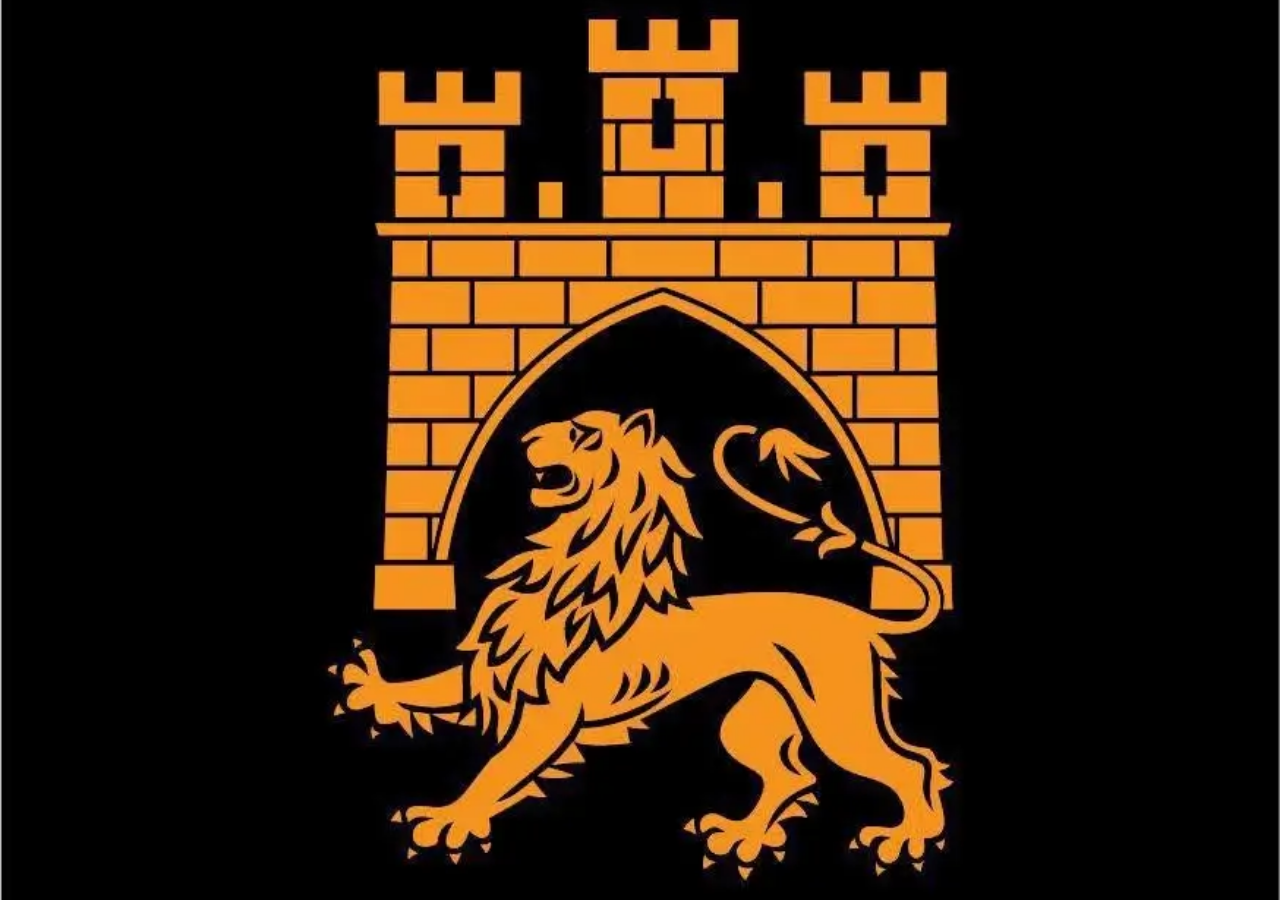
<file: index.html>
<!doctype html>
<html lang="uk">
<head>
  <meta charset="utf-8" />
  <meta name="viewport" content="width=device-width,initial-scale=1" />
  <title>Довідник БК</title>
  <link rel="stylesheet" href="style.css" />

  <style>
    /* FULLSCREEN SPLASH */
    #splash {
      position: fixed;
      inset: 0;
      background: #000;
      background-image: url("logo.webp");
      background-repeat: no-repeat;
      background-position: center;
      background-size: cover;
      z-index: 9999;
      opacity: 1;
      transition: opacity .6s ease;
    }

    #splash.hidden {
      opacity: 0;
      pointer-events: none;
    }
  </style>
</head>

<body class="page-root">

  <!-- SPLASH -->
  <div id="splash"></div>

  <header class="topbar">
    <h1 class="logo">Довідник БК</h1>
  </header>

  <main class="center">
    <p class="lead">Оберіть категорію:</p>

    <div class="grid-3">
      <a class="card big" href="rozvidka.html">
        <h2>Mavic/Autel</h2>
        <p class="muted">скиди</p>
      </a>

      <a class="card big" href="bombers.html">
        <h2>Бомбери</h2>
        <p class="muted">скиди</p>
      </a>

      <a class="card big" href="fpv.html">
        <h2>FPV</h2>
        <p class="muted">радіо/опта</p>
      </a>
    </div>
  </main>

  <footer class="footer">
    <small>Власність 125 ОВМБр</small>
  </footer>

  <script>
    document.addEventListener("DOMContentLoaded", () => {
      const splash = document.getElementById("splash");

      /*
       * Показуємо splash лише якщо:
       * - НЕ існує ключ "splashShown"
       * (навігація між сторінками splash НЕ запускає)
       */
      const alreadyShown = localStorage.getItem("splashShown") === "1";

      if (alreadyShown) {
        // миттєво прибрати splash без видимого миготіння
        splash.remove();
        return;
      }

      // показуємо splash тільки при першому відкритті
      setTimeout(() => {
        splash.classList.add("hidden");

        // даємо анімації завершитись
        setTimeout(() => {
          splash.remove();
        }, 600);

        // важливо: встановлюємо ключ ДО завершення анімації,
        // щоб при поверненні з інших сторінок не було заставки.
        localStorage.setItem("splashShown", "1");
      }, 1500);
    });
  </script>

</body>
</html>
</file>
<file: style.css>
/* ========================================= */
/*            THEME VARIABLES                */
/* ========================================= */
:root{
  --bg: #000000;            /* чорний фон */
  --bg-dark: #0b0b0b;
  --accent: #fd8906;        /* помаранчевий */
  --accent-soft: #ff9f33;
  --muted: #bbbbbb;         /* сірий текст */
  --yellow: #dfb700;
  --blue: #00498f;

  --card: #111111;          /* картки темні */
  --radius: 12px;
  --gap: 18px;

  font-family: Inter, "Segoe UI", Roboto, Arial, sans-serif;
}

*{ box-sizing:border-box; }

body{
  margin:0;
  background:var(--bg);
  color:#ffffff;
  line-height:1.45;
  -webkit-font-smoothing:antialiased;
}

/* ========================================= */
/*                SPLASH SCREEN              */
/* ========================================= */

#splash {
  position: fixed;
  inset: 0;
  z-index: 9999;
  background: #000 url("logo.webp") center center no-repeat;
  background-size: cover;     /* повне покриття */
  opacity: 1;
  transition: opacity 0.6s ease;
}

#splash.hidden {
  opacity: 0;
  pointer-events: none;
}

/* ========================================= */
/*                  TOPBAR                   */
/* ========================================= */
.topbar{
  display:flex;
  align-items:center;
  justify-content:space-between;
  padding:18px 24px;
  border-bottom:1px solid #222;
  background:#000;
}

.logo{
  margin:0;
  font-size:22px;
  font-weight:700;
  color:var(--accent);
  letter-spacing:0.5px;
}

/* ========================================= */
/*                MAIN LAYOUT                */
/* ========================================= */
.center{
  max-width:1000px;
  margin:40px auto;
  padding:0 20px;
  text-align:center;
}

.lead{
  color:var(--muted);
}

.grid-3{
  display:grid;
  grid-template-columns:repeat(auto-fit,minmax(220px,1fr));
  gap:20px;
  margin-top:24px;
}

/* CATEGORY CARDS */
.card{
  display:block;
  padding:24px;
  border-radius:var(--radius);
  background:var(--card);
  text-decoration:none;
  color:#fff;
  border:1px solid #222;
  transition:.18s;
}
.card:hover{
  transform:translateY(-6px);
  border-color:var(--accent);
  box-shadow:0 6px 22px rgba(253,137,6,0.25);
}

.card.big h2{
  margin:0 0 6px;
  font-size:20px;
  color:var(--accent);
}

.muted{
  color:var(--muted);
  font-size:13px;
}

/* ========================================= */
/*             CATEGORY PAGE LAYOUT          */
/* ========================================= */
.container{
  display:flex;
  gap:var(--gap);
  max-width:1200px;
  margin:26px auto;
  padding:0 20px;
}

.sidebar{
  width:260px;
}

.content{
  flex:1;
}

/* FILTER PANEL */
.panel{
  background:#111;
  border-radius:var(--radius);
  padding:16px;
  border:1px solid #222;
  box-shadow:0 2px 8px rgba(0,0,0,0.4);
}

.filters label{
  display:block;
  margin:6px 0;
  cursor:pointer;
}

/* BUTTONS */
.btn{
  background:var(--accent);
  border:0;
  padding:10px 14px;
  border-radius:8px;
  cursor:pointer;
  color:#000;
  font-weight:700;
  letter-spacing:0.3px;
}
.btn:hover{
  background:var(--accent-soft);
}
.btn.small{
  padding:6px 8px;
  font-size:13px;
}

/* ========================================= */
/*               GALLERY CARDS               */
/* ========================================= */
.gallery{
  display:grid;
  grid-template-columns:repeat(auto-fill,minmax(220px,1fr));
  gap:16px;
}

.card-item{
  background:#111;
  border-radius:var(--radius);
  padding:14px;
  border:1px solid #222;
  cursor:pointer;
  display:flex;
  flex-direction:column;
  gap:8px;
  transition:.15s;
}
.card-item:hover{
  border-color:var(--accent);
  box-shadow:0 4px 16px rgba(253,137,6,0.25);
}

.card-item h3{
  margin:0;
  font-size:16px;
  color:var(--accent);
}
.card-item p.type{
  margin:0;
  color:var(--muted);
  font-size:13px;
}
/*
.card-item h3 .count {
  color: #ffffff; 
}
*/
.card-item h3 span.count {
  color: #ffffff;
}


/* ========================================= */
/*             FULLSCREEN MODAL              */
/* ========================================= */
.overlay{
  position:fixed;
  inset:0;
  background:rgba(0,0,0,0.75);
  display:flex;
  align-items:center;
  justify-content:center;
  z-index:180;
}

.hidden{
  display:none;
}

.modal{
  position:fixed;
  inset:0;
  background:var(--bg-dark);
  color:#fff;
  width:100%;
  height:100%;
  overflow-y:auto;
  padding:20px;
  display:flex;
  flex-direction:column;
}

.modal-close{
  position:fixed;
  right:18px;
  top:18px;
  border:0;
  background:rgba(253,137,6,0.25);
  backdrop-filter:blur(4px);
  color:#fff;
  font-size:36px;
  border-radius:10px;
  padding:6px 12px;
  cursor:pointer;
  z-index:200;
}
.modal-close:hover{
  background:rgba(253,137,6,0.5);
}

/* MODAL CONTENT */
.modal-body{
  display:flex;
  flex-direction:column;
  gap:20px;
  margin-top:60px;
}

/* LEFT SIDE */
.modal-left{
  width:100%;
}

.carousel{
  position:relative;
  background:#0f0f0f;
  border-radius:12px;
  padding:10px;
  min-height:260px;
  display:flex;
  align-items:center;
  justify-content:center;
}

/* MEDIA */
.carousel img,
.carousel video{
  max-width:100%;
  max-height:70vh;
  object-fit:contain;
  display:block;
  border-radius:10px;
}

/* ARROWS */
.carousel-btn{
  position:absolute;
  top:50%;
  transform:translateY(-50%);
  border:0;
  background:rgba(253,137,6,0.35);
  color:#fff;
  font-size:26px;
  cursor:pointer;
  padding:8px 12px;
  border-radius:10px;
  z-index:20;
}
.carousel-btn:hover{
  background:rgba(253,137,6,0.55);
}

#prevImg{left:8px}
#nextImg{right:8px}

#imgCount{
  text-align:center;
  color:#888;
  margin-top:8px;
}

/* RIGHT SIDE TEXT */
.modal-right{
  width:100%;
}
.modal-right h2{
  color:var(--accent);
  margin:0 0 6px;
}

.small{
  font-size:12px;
  color:#aaa;
}

/* ========================================= */
/*               RESPONSIVE                  */
/* ========================================= */
@media (min-width:900px){
  .modal-body{
    flex-direction:row;
  }
  .modal-left{
    flex:0 0 420px;
  }
}

@media (max-width:900px){
  .container{
    flex-direction:column;
  }
  .sidebar{
    width:100%;
  }
}

/* ========================================= */
/*            LAZY IMAGE SMOOTH FADE         */
/* ========================================= */

.fade-in {
  opacity: 0;
  transition: opacity 0.5s ease;
}

.fade-in[src] {
  opacity: 1;
}

/* Стилі для кнопки "Назад" */

.footer {
  padding-left: 25px;
}

/* Стилі для кнопки "Назад" */

.back-icon {
  display: inline-flex;
  align-items: center;
  justify-content: center;

  width: 42px;
  height: 42px;

  background: rgba(0, 0, 0, 0.6); /* тактичний темний фон */
  border: 2px solid var(--yellow); /* жовта обводка */
  border-radius: 10px;

  color: var(--accent); /* помаранчева стрілка */
  font-size: 26px;
  font-weight: 700;

  text-decoration: none;
  cursor: pointer;
  transition: 0.2s;
}

/* Стрілка */
.back-icon::before {
  content: "⟵"; /* красивий символ повернення */
  line-height: 1;
}

/* Ховер — яскравіший стиль */
.back-icon:hover {
  background: rgba(253, 137, 6, 0.2); /* легкий помаранчевий ефект */
  border-color: var(--accent);        /* помаранчева обводка */
  transform: translateX(-2px);
}
</file>
